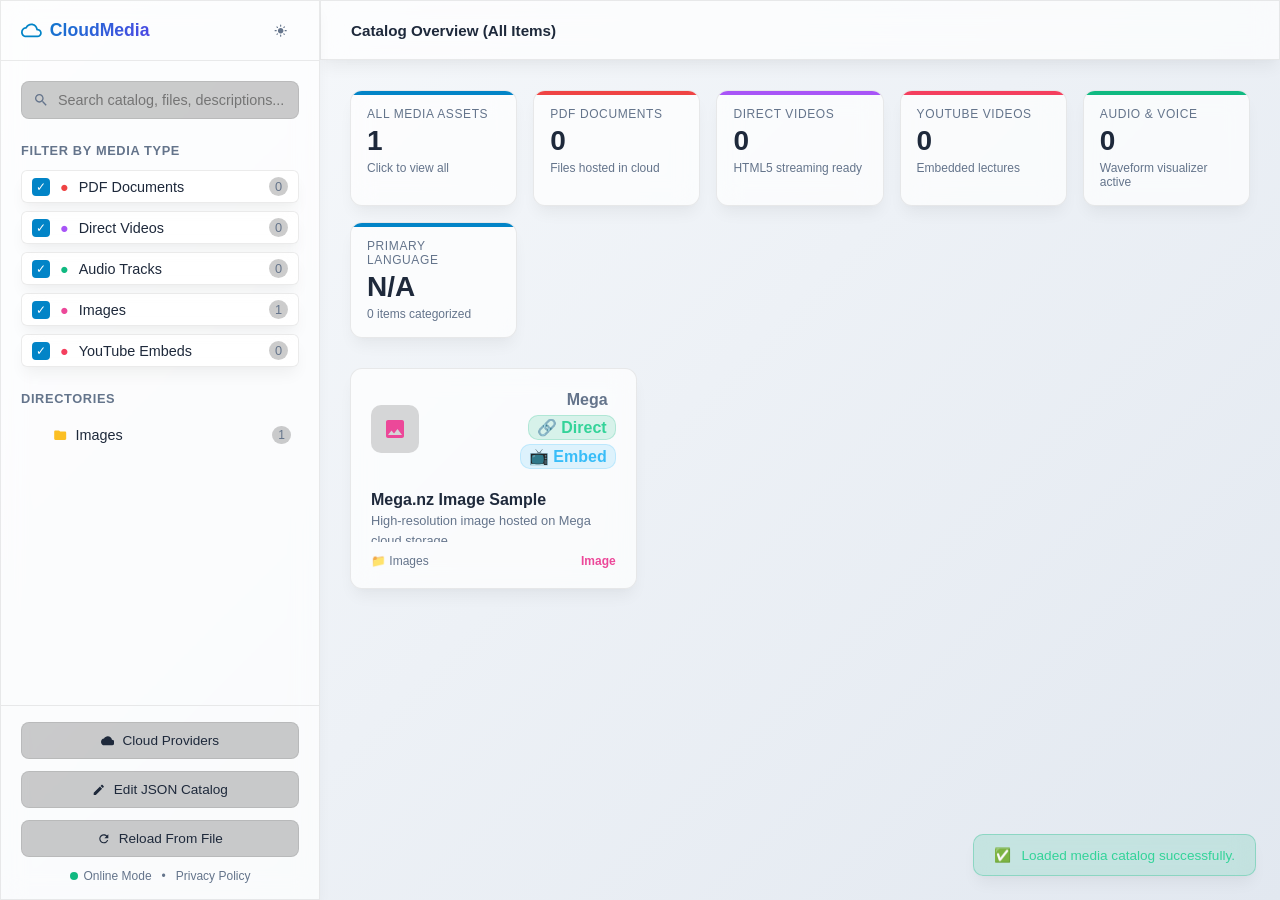
<file: index.html>
<!DOCTYPE html>
<html lang="en">
<head>
  <meta charset="UTF-8">
  <meta name="viewport" content="width=device-width, initial-scale=1.0, maximum-scale=1.0, user-scalable=no">
  <title>Cloud Media Manager & Viewer</title>
  <meta name="description" content="Offline-first glassmorphic cloud media catalog, viewer, and player. Direct streams from 30+ cloud providers.">
  
  <!-- PWA & Theme Color -->
  <link rel="manifest" href="manifest.json">
  <meta name="theme-color" content="#1e293b">
  <meta name="apple-mobile-web-app-capable" content="yes">
  <meta name="apple-mobile-web-app-status-bar-style" content="black-translucent">
  <meta name="apple-mobile-web-app-title" content="CloudMedia">
  
  <!-- CSS Stylesheet -->
  <link rel="stylesheet" href="styles.css">
</head>
<body>

  <!-- Mobile Sidebar Backdrop Overlay -->
  <div class="sidebar-backdrop" id="sidebarBackdrop"></div>

  <!-- Main App Shell -->
  <div class="app-container">
    
    <!-- LEFT SIDEBAR: Navigation, Filters, Tree View -->
    <aside class="sidebar glass-panel" id="sidebar">
      
      <!-- Sidebar Header -->
      <div class="sidebar-header">
        <div class="app-title">
          <svg class="svg-icon" viewBox="0 0 24 24" style="color: var(--accent-color); font-size: 1.3rem;">
            <path d="M19.35 10.04C18.67 6.59 15.64 4 12 4 9.11 4 6.6 5.64 5.35 8.04 2.34 8.36 0 10.91 0 14c0 3.31 2.69 6 6 6h13c2.76 0 5-2.24 5-5 0-2.64-2.05-4.78-4.65-4.96zM19 18H6c-2.21 0-4-1.79-4-4 0-2.05 1.53-3.76 3.56-3.97l1.07-.11.5-.95C8.08 7.14 9.94 6 12 6c2.62 0 4.88 1.86 5.39 4.43l.3 1.5 1.53.11c1.56.1 2.78 1.41 2.78 2.96 0 1.65-1.35 3-3 3z"/>
          </svg>
          CloudMedia
        </div>
        <button class="theme-toggle" id="themeToggleBtn" aria-label="Toggle Theme">
          <!-- Light Mode Icon (Sun) -->
          <svg class="svg-icon" id="sunIcon" viewBox="0 0 24 24" style="display:none;">
            <path d="M12 7c-2.76 0-5 2.24-5 5s2.24 5 5 5 5-2.24 5-5-2.24-5-5-5zM2 13h2c.55 0 1-.45 1-1s-.45-1-1-1H2c-.55 0-1 .45-1 1s.45 1 1 1zm18 0h2c.55 0 1-.45 1-1s-.45-1-1-1h-2c-.55 0-1 .45-1 1s.45 1 1 1zM11 2v2c0 .55.45 1 1 1s1-.45 1-1V2c0-.55-.45-1-1-1s-1 .45-1 1zm0 18v2c0 .55.45 1 1 1s1-.45 1-1v-2c0-.55-.45-1-1-1s-1 .45-1 1zM5.99 4.58a.996.996 0 00-1.41 0 .996.996 0 000 1.41l1.06 1.06c.39.39 1.02.39 1.41 0s.39-1.02 0-1.41L5.99 4.58zm12.37 12.37a.996.996 0 00-1.41 0 .996.996 0 000 1.41l1.06 1.06c.39.39 1.02.39 1.41 0a.996.996 0 000-1.41l-1.06-1.06zm1.06-10.96a.996.996 0 000-1.41.996.996 0 00-1.41 0l-1.06 1.06c-.39.39-.39 1.02 0 1.41s1.02.39 1.41 0l1.06-1.06zM7.05 18.36a.996.996 0 000-1.41.996.996 0 00-1.41 0l-1.06 1.06c-.39.39-.39 1.02 0 1.41s1.02.39 1.41 0l1.06-1.06z"/>
          </svg>
          <!-- Dark Mode Icon (Moon) -->
          <svg class="svg-icon" id="moonIcon" viewBox="0 0 24 24">
            <path d="M12 3c-4.97 0-9 4.03-9 9 0 4.97 4.03 9 9 9 2.12 0 4.07-.74 5.61-1.97-.6.18-1.25.27-1.91.27-4.41 0-8-3.59-8-8 0-3.1 1.76-5.78 4.34-7.14C13.58 3.51 12.8 3 12 3z"/>
          </svg>
        </button>
      </div>
      
      <!-- Sidebar Content -->
      <div class="sidebar-scrollable">
        
        <!-- Search Widget -->
        <div class="search-container">
          <svg class="svg-icon search-icon" viewBox="0 0 24 24">
            <path d="M15.5 14h-.79l-.28-.27C15.41 12.59 16 11.11 16 9.5 16 5.91 13.09 3 9.5 3S3 5.91 3 9.5 5.91 16 9.5 16c1.61 0 3.09-.59 4.23-1.57l.27.28v.79l5 4.99L20.49 19l-4.99-5zm-6 0C7.01 14 5 11.99 5 9.5S7.01 5 9.5 5 14 7.01 14 9.5 11.99 14 9.5 14z"/>
          </svg>
          <input type="text" id="searchInput" class="search-input" placeholder="Search catalog, files, descriptions...">
        </div>
        
        <!-- Type Filters Widget -->
        <div>
          <h4 class="sidebar-widget-title">Filter by Media Type</h4>
          <div class="filter-group" id="typeFilters">
            <!-- Populated via JS -->
          </div>
        </div>
        
        <!-- Tree View Widget -->
        <div>
          <h4 class="sidebar-widget-title">Directories</h4>
          <div class="tree-container" id="treeContainer">
            <!-- Populated via JS -->
          </div>
        </div>
        
      </div>
      
      <!-- Sidebar Footer -->
      <div class="sidebar-footer">
        <button class="footer-btn clickable" id="openProvidersBtn">
          <svg class="svg-icon" viewBox="0 0 24 24">
            <path d="M19.35 10.04C18.67 6.59 15.64 4 12 4 9.11 4 6.6 5.64 5.35 8.04 2.34 8.36 0 10.91 0 14c0 3.31 2.69 6 6 6h13c2.76 0 5-2.24 5-5 0-2.64-2.05-4.78-4.65-4.96z"/>
          </svg>
          Cloud Providers
        </button>
        <button class="footer-btn clickable" id="openEditorBtn">
          <svg class="svg-icon" viewBox="0 0 24 24">
            <path d="M3 17.25V21h3.75L17.81 9.94l-3.75-3.75L3 17.25zM20.71 7.04c.39-.39.39-1.02 0-1.41l-2.34-2.34c-.39-.39-1.02-.39-1.41 0l-1.83 1.83 3.75 3.75 1.83-1.83z"/>
          </svg>
          Edit JSON Catalog
        </button>
        <button class="footer-btn clickable" id="reloadJsonBtn">
          <svg class="svg-icon" viewBox="0 0 24 24">
            <path d="M17.65 6.35C16.2 4.9 14.21 4 12 4c-4.42 0-7.99 3.58-7.99 8s3.57 8 7.99 8c3.73 0 6.84-2.55 7.73-6h-2.08c-.82 2.33-3.04 4-5.65 4-3.31 0-6-2.69-6-6s2.69-6 6-6c1.66 0 3.14.69 4.22 1.78L13 11h7V4l-2.35 2.35z"/>
          </svg>
          Reload From File
        </button>
        <div class="pwa-status">
          <span class="pwa-indicator" id="networkIndicator"></span>
          <span id="networkText">Online Mode</span>
          <span style="margin: 0 4px;">•</span>
          <a href="privacy.html" style="color: var(--text-muted); text-decoration: none;" id="privacyLink">Privacy Policy</a>
        </div>
      </div>
    </aside>

    <!-- RIGHT MAIN CONTENT: Navigation, Breadcrumbs, Grid View -->
    <main class="main-content">
      
      <!-- Main Header -->
      <header class="main-header glass-panel">
        <button class="menu-trigger" id="menuTrigger" aria-label="Toggle Navigation Sidebar">
          <svg class="svg-icon" viewBox="0 0 24 24">
            <path d="M3 18h18v-2H3v2zm0-5h18v-2H3v2zm0-7v2h18V6H3z"/>
          </svg>
        </button>
        
        <!-- Breadcrumbs -->
        <nav class="breadcrumbs" id="breadcrumbs">
          <span class="breadcrumb-item active">Catalog Overview</span>
        </nav>
      </header>

      <!-- Main Scrollable Area -->
      <div class="main-scrollable" id="mainScrollable">
        
        <!-- Statistics Dashboard -->
        <section class="stats-container" id="statsDashboard">
          <!-- Populated via JS -->
        </section>

        <!-- Media Catalog Grid -->
        <section class="media-grid" id="mediaGrid">
          <!-- Populated via JS -->
        </section>
        
        <!-- Empty/No-results State -->
        <div class="empty-state" id="emptyState" style="display: none;">
          <div class="empty-icon">📁</div>
          <h3 style="margin-bottom: 8px;">No Media Items Found</h3>
          <p id="emptyStateMessage">Select a directory or adjust your search and filters.</p>
        </div>
        
      </div>
    </main>
  </div>

  <!-- MEDIA PLAYER MODAL OVERLAY -->
  <div class="player-modal" id="playerModal">
    <button class="modal-close" id="closePlayerBtn" aria-label="Close Media Preview">
      <svg class="svg-icon" viewBox="0 0 24 24">
        <path d="M19 6.41L17.59 5 12 10.59 6.41 5 5 6.41 10.59 12 5 17.59 6.41 19 12 13.41 17.59 19 19 17.59 13.41 12z"/>
      </svg>
    </button>
    
    <!-- Player Container -->
    <div class="player-container" id="playerContainer">
      <!-- Media content injected dynamically by JS (video, audio player, iframe, img) -->
    </div>
    
    <!-- Video Controls Overlay (HTML5 Video) -->
    <div class="video-controls" id="customVideoControls" style="display: none;">
      <!-- Progress Bar -->
      <div class="progress-bar-container" id="videoProgressContainer">
        <div class="progress-bar-fill" id="videoProgressBar"></div>
      </div>
      <div class="controls-row">
        <div class="controls-left">
          <button class="control-btn" id="videoPlayPauseBtn" aria-label="Play">
            <svg class="svg-icon" id="videoPlayIcon" viewBox="0 0 24 24"><path d="M8 5v14l11-7z"/></svg>
            <svg class="svg-icon" id="videoPauseIcon" viewBox="0 0 24 24" style="display:none;"><path d="M6 19h4V5H6v14zm8-14v14h4V5h-4z"/></svg>
          </button>
          <button class="control-btn" id="videoRewindBtn" aria-label="Rewind 5 Seconds">
            <svg class="svg-icon" viewBox="0 0 24 24"><path d="M11 18V6l-8.5 6 8.5 6zm.5-6l8.5 6V6l-8.5 6z"/></svg>
          </button>
          <button class="control-btn" id="videoForwardBtn" aria-label="Forward 5 Seconds">
            <svg class="svg-icon" viewBox="0 0 24 24"><path d="M4 18l8.5-6L4 6v12zm9-12v12l8.5-6L13 6z"/></svg>
          </button>
          <span class="time-display" id="videoTimeDisplay">0:00 / 0:00</span>
        </div>
        <div class="controls-right">
          <!-- Volume -->
          <div class="volume-container">
            <button class="control-btn" id="videoMuteBtn" aria-label="Mute">
              <svg class="svg-icon" id="videoVolumeIcon" viewBox="0 0 24 24"><path d="M3 9v6h4l5 5V4L7 9H3zm13.5 3c0-1.77-1.02-3.29-2.5-4.03v8.05c1.48-.73 2.5-2.25 2.5-4.03z"/></svg>
              <svg class="svg-icon" id="videoMuteIcon" viewBox="0 0 24 24" style="display:none;"><path d="M16.5 12c0-1.77-1.02-3.29-2.5-4.03v2.21l2.45 2.45c.03-.2.05-.41.05-.63zm2.5 0c0 .94-.2 1.82-.54 2.64l1.51 1.51C20.63 14.84 21 13.46 21 12c0-4.55-3.2-8.36-7.5-9.28v2.04c3.2.85 5.5 3.73 5.5 7.24zM4.27 3L3 4.27 7.73 9H3v6h4l5 5v-6.73l4.25 4.25c-.67.52-1.42.93-2.25 1.18v2.03a8.99 8.99 0 003.44-1.79l2.29 2.29L21 21.73 4.27 3zM12 4L9.91 6.09 12 8.18V4z"/></svg>
            </button>
            <input type="range" class="volume-slider" id="videoVolumeSlider" min="0" max="1" step="0.05" value="1">
          </div>
          <!-- Playback Speed -->
          <select class="speed-select" id="videoSpeedSelect" aria-label="Playback Speed">
            <option value="0.5">0.5x</option>
            <option value="0.75">0.75x</option>
            <option value="1" selected>1.0x</option>
            <option value="1.25">1.25x</option>
            <option value="1.5">1.5x</option>
            <option value="2">2.0x</option>
          </select>
          <!-- Fullscreen -->
          <button class="control-btn" id="videoFullscreenBtn" aria-label="Toggle Fullscreen">
            <svg class="svg-icon" viewBox="0 0 24 24"><path d="M7 14H5v5h5v-2H7v-3zm-2-4h2V7h3V5H5v5zm12 7h-3v2h5v-5h-2v3zM14 5v2h3v3h2V5h-5z"/></svg>
          </button>
        </div>
      </div>
    </div>
    
    <!-- Meta Data Footer -->
    <div class="player-info-footer" id="playerInfoFooter">
      <div style="display: flex; align-items: center; justify-content: space-between; flex-wrap: wrap; gap: 12px;">
        <div>
          <h2 class="player-info-title" id="playerMetaTitle">Item Title</h2>
          <p class="player-info-desc" id="playerMetaDesc">Item Description goes here...</p>
        </div>
        <div class="player-mode-toggle" id="playerModeToggle" style="display: none;">
          <button class="mode-btn active" data-mode="embed" onclick="switchPlayerMode('embed')">📺 Embed</button>
          <button class="mode-btn" data-mode="direct" onclick="switchPlayerMode('direct')">🔗 Direct</button>
        </div>
      </div>
    </div>
  </div>

  <!-- JSON EDITOR MODAL -->
  <div class="editor-modal" id="editorModal">
    <div class="editor-panel glass-panel">
      <div class="editor-header">
        <h3 class="editor-title">JSON Media Catalog Editor</h3>
        <button class="modal-close" id="closeEditorBtn" style="position: static; margin: 0; width: 32px; height: 32px;" aria-label="Close Editor">
          <svg class="svg-icon" viewBox="0 0 24 24">
            <path d="M19 6.41L17.59 5 12 10.59 6.41 5 5 6.41 10.59 12 5 17.59 6.41 19 12 13.41 17.59 19 19 17.59 13.41 12z"/>
          </svg>
        </button>
      </div>
      <div class="editor-body">
        <p style="font-size: 0.85rem; color: var(--text-muted);">Modify the structured media catalog below. Click "Apply Changes" to test locally. Note: These changes are saved in your browser's <code>localStorage</code> temporarily. To make them permanent on GitHub Pages, copy this text and commit it directly into your <code>data.json</code> file.</p>
        <textarea id="jsonTextarea" class="editor-textarea" spellcheck="false"></textarea>
        <div class="editor-actions">
          <button class="btn btn-secondary" id="editorFormatBtn">
            <svg class="svg-icon" viewBox="0 0 24 24"><path d="M14 17h6v2h-6zm-8 2h6v-2H6zm14-6h-6v2h6zm-14 2h6v-2H6zm14-6h-6v2h6zm-14 2h6V7H6z"/></svg>
            Format JSON
          </button>
          <button class="btn btn-secondary" id="editorCopyBtn">
            <svg class="svg-icon" viewBox="0 0 24 24"><path d="M16 1H4c-1.1 0-2 .9-2 2v14h2V3h12V1zm3 4H8c-1.1 0-2 .9-2 2v14c0 1.1.9 2 2 2h11c1.1 0 2-.9 2-2V7c0-1.1-.9-2-2-2zm0 16H8V7h11v14z"/></svg>
            Copy JSON
          </button>
          <button class="btn btn-primary" id="editorApplyBtn">
            <svg class="svg-icon" viewBox="0 0 24 24"><path d="M9 16.2L4.8 12l-1.4 1.4L9 19 21 7l-1.4-1.4L9 16.2z"/></svg>
            Apply Changes
          </button>
        </div>
      </div>
    </div>
  </div>

  <!-- CLOUD PROVIDERS REFERENCE MODAL -->
  <div class="editor-modal" id="providersModal">
    <div class="editor-panel glass-panel" style="max-width: 1000px;">
      <div class="editor-header">
        <h3 class="editor-title">☁️ Cloud Providers Reference</h3>
        <button class="modal-close" id="closeProvidersBtn" style="position: static; margin: 0; width: 32px; height: 32px;" aria-label="Close Providers">
          <svg class="svg-icon" viewBox="0 0 24 24">
            <path d="M19 6.41L17.59 5 12 10.59 6.41 5 5 6.41 10.59 12 5 17.59 6.41 19 12 13.41 17.59 19 19 17.59 13.41 12z"/>
          </svg>
        </button>
      </div>
      <div class="editor-body" style="overflow-y: auto;">
        <p style="font-size: 0.85rem; color: var(--text-muted); margin-bottom: 16px;">
          Reference guide for supported cloud storage providers. Shows Direct Link and Embed/Stream capabilities.
        </p>
        <div class="providers-table-container" id="providersTableContainer">
          <!-- Populated via JS -->
        </div>
      </div>
    </div>
  </div>

  <!-- TOAST CONTAINER -->
  <div class="toast-container" id="toastContainer"></div>

  <!-- YouTube IFrame API -->
  <script src="https://www.youtube.com/iframe_api"></script>
  
  <!-- Main Application Logic -->
  <script src="script.js"></script>
</body>
</html>
</file>
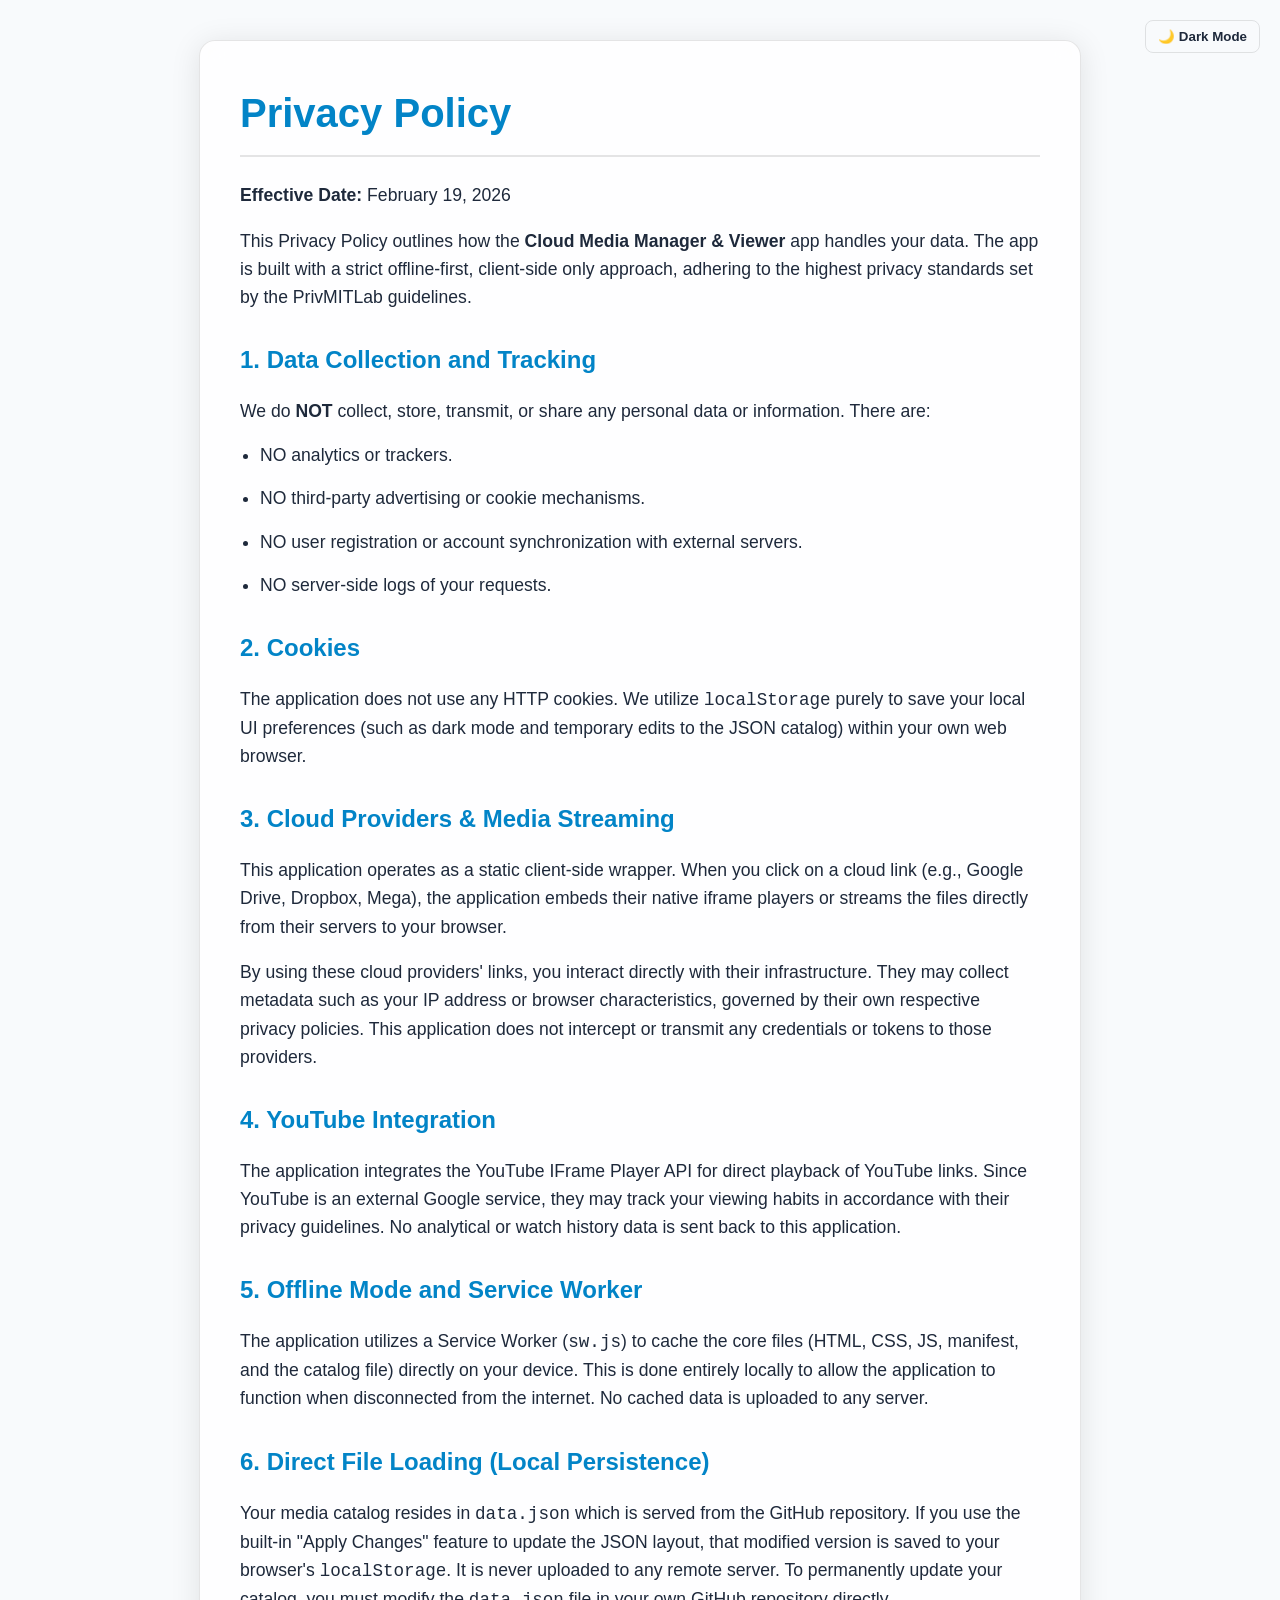
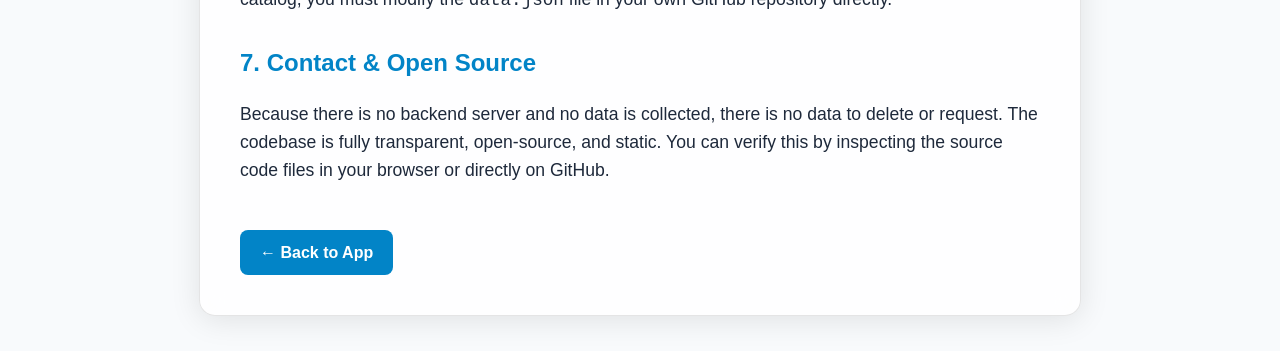
<file: privacy.html>
<!DOCTYPE html>
<html lang="en">
<head>
  <meta charset="UTF-8">
  <meta name="viewport" content="width=device-width, initial-scale=1.0">
  <title>Privacy Policy - Cloud Media Manager</title>
  <style>
    :root {
      --bg: #0f172a;
      --text: #e2e8f0;
      --accent: #38bdf8;
      --card-bg: rgba(30, 41, 59, 0.7);
      --border: rgba(255, 255, 255, 0.1);
    }
    body.light {
      --bg: #f8fafc;
      --text: #1e293b;
      --accent: #0284c7;
      --card-bg: rgba(255, 255, 255, 0.8);
      --border: rgba(0, 0, 0, 0.1);
    }
    body {
      margin: 0;
      font-family: -apple-system, BlinkMacSystemFont, 'Segoe UI', Roboto, Helvetica, Arial, sans-serif;
      background-color: var(--bg);
      color: var(--text);
      display: flex;
      justify-content: center;
      padding: 40px 20px;
      line-height: 1.6;
      transition: background-color 0.3s, color 0.3s;
    }
    .container {
      max-width: 800px;
      width: 100%;
      background: var(--card-bg);
      backdrop-filter: blur(12px);
      -webkit-backdrop-filter: blur(12px);
      border: 1px solid var(--border);
      border-radius: 16px;
      padding: 40px;
      box-shadow: 0 4px 30px rgba(0, 0, 0, 0.1);
    }
    h1 {
      color: var(--accent);
      font-size: 2.5rem;
      margin-top: 0;
      margin-bottom: 24px;
      border-bottom: 2px solid var(--border);
      padding-bottom: 10px;
    }
    h2 {
      color: var(--accent);
      font-size: 1.5rem;
      margin-top: 30px;
      margin-bottom: 15px;
    }
    p, li {
      font-size: 1.1rem;
      margin-bottom: 15px;
    }
    ul {
      padding-left: 20px;
    }
    .back-btn {
      display: inline-block;
      margin-top: 30px;
      padding: 10px 20px;
      background: var(--accent);
      color: #fff;
      text-decoration: none;
      border-radius: 8px;
      font-weight: bold;
      transition: opacity 0.2s;
    }
    .back-btn:hover {
      opacity: 0.9;
    }
    .theme-toggle {
      position: absolute;
      top: 20px;
      right: 20px;
      background: none;
      border: 1px solid var(--border);
      color: var(--text);
      padding: 8px 12px;
      border-radius: 8px;
      cursor: pointer;
      font-weight: bold;
    }
  </style>
</head>
<body>
  <button class="theme-toggle" id="themeToggle" onclick="toggleTheme()">Toggle Theme</button>
  
  <div class="container">
    <h1>Privacy Policy</h1>
    <p><strong>Effective Date:</strong> February 19, 2026</p>
    <p>This Privacy Policy outlines how the <strong>Cloud Media Manager & Viewer</strong> app handles your data. The app is built with a strict offline-first, client-side only approach, adhering to the highest privacy standards set by the PrivMITLab guidelines.</p>

    <h2>1. Data Collection and Tracking</h2>
    <p>We do <strong>NOT</strong> collect, store, transmit, or share any personal data or information. There are:
      <ul>
        <li>NO analytics or trackers.</li>
        <li>NO third-party advertising or cookie mechanisms.</li>
        <li>NO user registration or account synchronization with external servers.</li>
        <li>NO server-side logs of your requests.</li>
      </ul>
    </p>

    <h2>2. Cookies</h2>
    <p>The application does not use any HTTP cookies. We utilize <code>localStorage</code> purely to save your local UI preferences (such as dark mode and temporary edits to the JSON catalog) within your own web browser.</p>

    <h2>3. Cloud Providers & Media Streaming</h2>
    <p>This application operates as a static client-side wrapper. When you click on a cloud link (e.g., Google Drive, Dropbox, Mega), the application embeds their native iframe players or streams the files directly from their servers to your browser.</p>
    <p>By using these cloud providers' links, you interact directly with their infrastructure. They may collect metadata such as your IP address or browser characteristics, governed by their own respective privacy policies. This application does not intercept or transmit any credentials or tokens to those providers.</p>

    <h2>4. YouTube Integration</h2>
    <p>The application integrates the YouTube IFrame Player API for direct playback of YouTube links. Since YouTube is an external Google service, they may track your viewing habits in accordance with their privacy guidelines. No analytical or watch history data is sent back to this application.</p>

    <h2>5. Offline Mode and Service Worker</h2>
    <p>The application utilizes a Service Worker (<code>sw.js</code>) to cache the core files (HTML, CSS, JS, manifest, and the catalog file) directly on your device. This is done entirely locally to allow the application to function when disconnected from the internet. No cached data is uploaded to any server.</p>

    <h2>6. Direct File Loading (Local Persistence)</h2>
    <p>Your media catalog resides in <code>data.json</code> which is served from the GitHub repository. If you use the built-in "Apply Changes" feature to update the JSON layout, that modified version is saved to your browser's <code>localStorage</code>. It is never uploaded to any remote server. To permanently update your catalog, you must modify the <code>data.json</code> file in your own GitHub repository directly.</p>

    <h2>7. Contact & Open Source</h2>
    <p>Because there is no backend server and no data is collected, there is no data to delete or request. The codebase is fully transparent, open-source, and static. You can verify this by inspecting the source code files in your browser or directly on GitHub.</p>

    <a href="index.html" class="back-btn">← Back to App</a>
  </div>

  <script>
    // Simple theme management matching the main app
    function toggleTheme() {
      const isLight = document.body.classList.toggle('light');
      localStorage.setItem('cmm-theme', isLight ? 'light' : 'dark');
      document.getElementById('themeToggle').innerText = isLight ? '🌙 Dark Mode' : '☀️ Light Mode';
    }

    // Initialize theme on load
    window.addEventListener('DOMContentLoaded', () => {
      const savedTheme = localStorage.getItem('cmm-theme');
      const prefersLight = window.matchMedia && window.matchMedia('(prefers-color-scheme: light)').matches;
      const isLight = savedTheme === 'light' || (savedTheme === null && prefersLight);
      
      if (isLight) {
        document.body.classList.add('light');
      }
      document.getElementById('themeToggle').innerText = isLight ? '🌙 Dark Mode' : '☀️ Light Mode';
    });
  </script>
</body>
</html>
</file>
<file: styles.css>
/* ==========================================================================
   CLOUD MEDIA MANAGER - CORE STYLES (PrivMITLab Expert Edition)
   ========================================================================== */

/* --- Theme Variables --- */
:root {
  --bg-color: #0b0f19;
  --bg-gradient: linear-gradient(135deg, #0b0f19 0%, #1e1b4b 100%);
  --text-color: #f1f5f9;
  --text-muted: #94a3b8;
  
  --glass-bg: rgba(15, 23, 42, 0.6);
  --glass-border: rgba(255, 255, 255, 0.08);
  --glass-highlight: rgba(255, 255, 255, 0.04);
  
  --accent-color: #38bdf8;
  --accent-gradient: linear-gradient(135deg, #38bdf8 0%, #818cf8 100%);
  --accent-hover: #0ea5e9;
  
  --folder-color: #fbbf24;
  --pdf-color: #ef4444;
  --audio-color: #10b981;
  --video-color: #a855f7;
  --image-color: #ec4899;
  --youtube-color: #f43f5e;
  
  --danger-bg: rgba(239, 68, 68, 0.2);
  --danger-text: #f87171;
  
  --shadow-sm: 0 1px 2px 0 rgba(0, 0, 0, 0.05);
  --shadow-md: 0 4px 6px -1px rgba(0, 0, 0, 0.1), 0 2px 4px -1px rgba(0, 0, 0, 0.06);
  --shadow-lg: 0 10px 15px -3px rgba(0, 0, 0, 0.3), 0 4px 6px -2px rgba(0, 0, 0, 0.05);
  
  --sidebar-width: 320px;
  --header-height: 60px;
  --font-family: -apple-system, BlinkMacSystemFont, 'Segoe UI', Roboto, Oxygen, Ubuntu, Cantarell, 'Open Sans', 'Helvetica Neue', sans-serif;
}

body.light-theme {
  --bg-color: #f8fafc;
  --bg-gradient: linear-gradient(135deg, #f8fafc 0%, #e2e8f0 100%);
  --text-color: #1e293b;
  --text-muted: #64748b;
  
  --glass-bg: rgba(255, 255, 255, 0.7);
  --glass-border: rgba(0, 0, 0, 0.08);
  --glass-highlight: rgba(255, 255, 255, 0.8);
  
  --accent-color: #0284c7;
  --accent-gradient: linear-gradient(135deg, #0284c7 0%, #4f46e5 100%);
  --accent-hover: #0369a1;
  
  --shadow-lg: 0 10px 15px -3px rgba(0, 0, 0, 0.05), 0 4px 6px -2px rgba(0, 0, 0, 0.02);
}

/* --- Base & Reset --- */
* {
  margin: 0;
  padding: 0;
  box-sizing: border-box;
  -webkit-font-smoothing: antialiased;
  -moz-osx-font-smoothing: grayscale;
}

html, body {
  width: 100%;
  height: 100%;
  overflow: hidden;
  font-family: var(--font-family);
  background: var(--bg-color);
  background-image: var(--bg-gradient);
  color: var(--text-color);
  transition: background 0.3s ease, color 0.3s ease;
}

/* --- Custom Scrollbars --- */
::-webkit-scrollbar {
  width: 6px;
  height: 6px;
}
::-webkit-scrollbar-track {
  background: transparent;
}
::-webkit-scrollbar-thumb {
  background: rgba(156, 163, 175, 0.3);
  border-radius: 10px;
}
::-webkit-scrollbar-thumb:hover {
  background: rgba(156, 163, 175, 0.5);
}

/* --- Reusable Glass Components --- */
.glass-panel {
  background: var(--glass-bg);
  backdrop-filter: blur(12px);
  -webkit-backdrop-filter: blur(12px);
  border: 1px solid var(--glass-border);
  box-shadow: var(--shadow-lg);
}

.clickable {
  cursor: pointer;
  transition: all 0.2s cubic-bezier(0.4, 0, 0.2, 1);
}
.clickable:hover {
  background: var(--glass-highlight);
  transform: translateY(-1px);
}
.clickable:active {
  transform: translateY(0);
}

/* --- App Layout Structure --- */
.app-container {
  display: flex;
  width: 100vw;
  height: 100vh;
  position: relative;
}

/* --- Sidebar (Navigation & Filters) --- */
.sidebar {
  width: var(--sidebar-width);
  height: 100%;
  display: flex;
  flex-direction: column;
  z-index: 10;
  border-right: 1px solid var(--glass-border);
  flex-shrink: 0;
  transition: transform 0.3s ease;
}

.sidebar-header {
  height: var(--header-height);
  padding: 0 20px;
  display: flex;
  align-items: center;
  justify-content: space-between;
  border-bottom: 1px solid var(--glass-border);
}

.app-title {
  font-size: 1.1rem;
  font-weight: 700;
  background: var(--accent-gradient);
  -webkit-background-clip: text;
  -webkit-text-fill-color: transparent;
  display: flex;
  align-items: center;
  gap: 8px;
}

.theme-toggle {
  background: none;
  border: none;
  color: var(--text-muted);
  width: 36px;
  height: 36px;
  border-radius: 50%;
  display: flex;
  align-items: center;
  justify-content: center;
  cursor: pointer;
  transition: all 0.2s;
}
.theme-toggle:hover {
  color: var(--text-color);
  background: var(--glass-highlight);
}

.sidebar-scrollable {
  flex: 1;
  overflow-y: auto;
  padding: 20px;
  display: flex;
  flex-direction: column;
  gap: 24px;
}

/* Widgets */
.sidebar-widget-title {
  font-size: 0.8rem;
  text-transform: uppercase;
  letter-spacing: 0.05em;
  color: var(--text-muted);
  margin-bottom: 12px;
  font-weight: 600;
}

.search-container {
  position: relative;
}
.search-input {
  width: 100%;
  padding: 10px 14px 10px 36px;
  background: rgba(0, 0, 0, 0.2);
  border: 1px solid var(--glass-border);
  border-radius: 8px;
  color: var(--text-color);
  font-family: inherit;
  font-size: 0.9rem;
  transition: all 0.2s;
}
.search-input:focus {
  outline: none;
  border-color: var(--accent-color);
  box-shadow: 0 0 0 2px rgba(56, 189, 248, 0.2);
}
.search-icon {
  position: absolute;
  left: 12px;
  top: 50%;
  transform: translateY(-50%);
  color: var(--text-muted);
  pointer-events: none;
}

.filter-group {
  display: flex;
  flex-direction: column;
  gap: 8px;
}
.filter-item {
  display: flex;
  align-items: center;
  justify-content: space-between;
  padding: 6px 10px;
  border-radius: 6px;
}
.filter-label {
  display: flex;
  align-items: center;
  gap: 10px;
  font-size: 0.9rem;
  cursor: pointer;
}
.filter-checkbox {
  appearance: none;
  width: 18px;
  height: 18px;
  border: 2px solid var(--text-muted);
  border-radius: 4px;
  cursor: pointer;
  position: relative;
  transition: all 0.2s;
}
.filter-checkbox:checked {
  background: var(--accent-color);
  border-color: var(--accent-color);
}
.filter-checkbox:checked::after {
  content: "✓";
  position: absolute;
  color: white;
  font-size: 12px;
  top: 50%;
  left: 50%;
  transform: translate(-50%, -50%);
}
.type-count {
  font-size: 0.8rem;
  color: var(--text-muted);
  background: rgba(0,0,0,0.2);
  padding: 2px 6px;
  border-radius: 10px;
}

/* Tree Navigation */
.tree-container {
  display: flex;
  flex-direction: column;
  gap: 4px;
}
.tree-node {
  display: flex;
  flex-direction: column;
}
.tree-row {
  display: flex;
  align-items: center;
  padding: 8px;
  border-radius: 6px;
  gap: 8px;
  font-size: 0.9rem;
}
.tree-row.active {
  background: rgba(56, 189, 248, 0.1);
  color: var(--accent-color);
  font-weight: 500;
}
.tree-children {
  padding-left: 16px;
  display: flex;
  flex-direction: column;
  gap: 2px;
}
.tree-children.collapsed {
  display: none;
}
.folder-toggle {
  width: 16px;
  height: 16px;
  display: flex;
  align-items: center;
  justify-content: center;
  transition: transform 0.2s;
}
.folder-toggle.expanded {
  transform: rotate(90deg);
}

.sidebar-footer {
  padding: 16px 20px;
  border-top: 1px solid var(--glass-border);
  display: flex;
  flex-direction: column;
  gap: 12px;
}
.footer-btn {
  width: 100%;
  padding: 10px;
  background: rgba(0, 0, 0, 0.2);
  border: 1px solid var(--glass-border);
  border-radius: 8px;
  color: var(--text-color);
  font-size: 0.85rem;
  font-weight: 500;
  cursor: pointer;
  display: flex;
  align-items: center;
  justify-content: center;
  gap: 8px;
  transition: all 0.2s;
}
.footer-btn:hover {
  background: var(--glass-highlight);
  border-color: var(--text-muted);
}
.pwa-status {
  font-size: 0.75rem;
  color: var(--text-muted);
  text-align: center;
  display: flex;
  align-items: center;
  justify-content: center;
  gap: 6px;
}
.pwa-indicator {
  width: 8px;
  height: 8px;
  border-radius: 50%;
  background: #10b981;
}
.pwa-indicator.offline {
  background: #f59e0b;
}

/* --- Main View Area --- */
.main-content {
  flex: 1;
  height: 100%;
  display: flex;
  flex-direction: column;
  overflow: hidden;
  position: relative;
}

.main-header {
  height: var(--header-height);
  padding: 0 30px;
  display: flex;
  align-items: center;
  justify-content: space-between;
  border-bottom: 1px solid var(--glass-border);
  z-index: 5;
}

.menu-trigger {
  display: none;
  background: none;
  border: none;
  color: var(--text-color);
  font-size: 1.5rem;
  cursor: pointer;
}

.breadcrumbs {
  display: flex;
  align-items: center;
  gap: 8px;
  font-size: 0.95rem;
}
.breadcrumb-item {
  color: var(--text-muted);
}
.breadcrumb-item.active {
  color: var(--text-color);
  font-weight: 600;
}
.breadcrumb-separator {
  color: var(--text-muted);
  opacity: 0.5;
}

.main-scrollable {
  flex: 1;
  overflow-y: auto;
  padding: 30px;
  position: relative;
}

/* Stats Dashboard */
.stats-container {
  display: grid;
  grid-template-columns: repeat(auto-fit, minmax(140px, 1fr));
  gap: 16px;
  margin-bottom: 30px;
}
.stat-card {
  padding: 16px;
  border-radius: 12px;
  display: flex;
  flex-direction: column;
  gap: 4px;
  position: relative;
  overflow: hidden;
}
.stat-card::before {
  content: "";
  position: absolute;
  top: 0; left: 0; width: 100%; height: 4px;
  background: var(--card-accent, var(--accent-color));
}
.stat-label {
  font-size: 0.75rem;
  text-transform: uppercase;
  color: var(--text-muted);
  letter-spacing: 0.05em;
}
.stat-value {
  font-size: 1.75rem;
  font-weight: 700;
}
.stat-subtext {
  font-size: 0.75rem;
  color: var(--text-muted);
}

/* Grid View Items */
.media-grid {
  display: grid;
  grid-template-columns: repeat(auto-fill, minmax(240px, 1fr));
  gap: 20px;
}
.media-card {
  border-radius: 12px;
  padding: 20px;
  display: flex;
  flex-direction: column;
  gap: 12px;
  position: relative;
}
.media-card-icon {
  width: 48px;
  height: 48px;
  border-radius: 10px;
  display: flex;
  align-items: center;
  justify-content: center;
  background: rgba(0, 0, 0, 0.15);
  color: var(--icon-color, var(--accent-color));
}
.media-card-title {
  font-size: 1rem;
  font-weight: 600;
  line-height: 1.4;
  word-break: break-all;
  white-space: nowrap;
  overflow: hidden;
  text-overflow: ellipsis;
}
.media-card-desc {
  font-size: 0.8rem;
  color: var(--text-muted);
  display: -webkit-box;
  -webkit-line-clamp: 2;
  -webkit-box-orient: vertical;
  overflow: hidden;
  line-height: 1.5;
  height: 2.4em;
}
.media-card-meta {
  display: flex;
  align-items: center;
  justify-content: space-between;
  margin-top: auto;
  font-size: 0.75rem;
  color: var(--text-muted);
}
.media-badge {
  padding: 2px 8px;
  border-radius: 10px;
  background: rgba(0,0,0,0.2);
  font-weight: 600;
}
.lang-badge {
  background: rgba(56, 189, 248, 0.15);
  color: var(--accent-color);
  text-transform: uppercase;
}

/* Empty State */
.empty-state {
  display: flex;
  flex-direction: column;
  align-items: center;
  justify-content: center;
  padding: 60px 20px;
  color: var(--text-muted);
  text-align: center;
}
.empty-icon {
  font-size: 4rem;
  margin-bottom: 20px;
  opacity: 0.3;
}

/* --- Media Player Modal --- */
.player-modal {
  position: fixed;
  top: 0; left: 0; width: 100vw; height: 100vh;
  z-index: 100;
  background: rgba(3, 7, 18, 0.9);
  backdrop-filter: blur(16px);
  -webkit-backdrop-filter: blur(16px);
  display: flex;
  flex-direction: column;
  align-items: center;
  justify-content: center;
  opacity: 0;
  pointer-events: none;
  transition: opacity 0.3s ease;
}
.player-modal.active {
  opacity: 1;
  pointer-events: auto;
}

.modal-close {
  position: absolute;
  top: 20px; right: 20px;
  width: 40px; height: 40px;
  border-radius: 50%;
  background: rgba(255, 255, 255, 0.1);
  border: 1px solid rgba(255, 255, 255, 0.2);
  color: white;
  font-size: 1.2rem;
  display: flex;
  align-items: center;
  justify-content: center;
  cursor: pointer;
  z-index: 110;
  transition: all 0.2s;
}
.modal-close:hover {
  background: rgba(239, 68, 68, 0.8);
  border-color: transparent;
  transform: scale(1.05);
}

.player-container {
  width: 85%;
  max-width: 1000px;
  aspect-ratio: 16/9;
  background: #000;
  border-radius: 16px;
  overflow: hidden;
  box-shadow: 0 25px 50px -12px rgba(0, 0, 0, 0.5);
  display: flex;
  align-items: center;
  justify-content: center;
  position: relative;
  border: 1px solid rgba(255,255,255,0.1);
}

.player-container.audio-mode {
  aspect-ratio: auto;
  padding: 40px;
  background: var(--glass-bg);
  border: 1px solid var(--glass-border);
  backdrop-filter: blur(12px);
  flex-direction: column;
  gap: 20px;
}

.player-info-footer {
  width: 85%;
  max-width: 1000px;
  margin-top: 20px;
  color: white;
}
.player-info-title {
  font-size: 1.5rem;
  font-weight: 700;
  margin-bottom: 8px;
}
.player-info-desc {
  font-size: 0.95rem;
  color: rgba(255, 255, 255, 0.7);
  line-height: 1.5;
}

/* Player Views */
.media-embed, .video-element {
  width: 100%;
  height: 100%;
  border: none;
}

.image-preview {
  max-width: 100%;
  max-height: 100%;
  object-fit: contain;
}

/* Custom HTML5 Video Controls */
.video-controls {
  position: absolute;
  bottom: 0; left: 0; width: 100%;
  background: linear-gradient(to top, rgba(0,0,0,0.8) 0%, transparent 100%);
  padding: 20px;
  display: flex;
  flex-direction: column;
  gap: 10px;
  opacity: 0;
  transition: opacity 0.3s ease;
  z-index: 105;
}
.player-container:hover .video-controls {
  opacity: 1;
}
.progress-bar-container {
  width: 100%;
  height: 6px;
  background: rgba(255,255,255,0.2);
  border-radius: 3px;
  cursor: pointer;
  position: relative;
}
.progress-bar-fill {
  height: 100%;
  background: var(--accent-color);
  border-radius: 3px;
  width: 0%;
  position: relative;
}
.progress-bar-fill::after {
  content: "";
  position: absolute;
  right: -5px; top: -4px;
  width: 14px; height: 14px;
  border-radius: 50%;
  background: white;
  opacity: 0;
  transition: opacity 0.2s;
}
.progress-bar-container:hover .progress-bar-fill::after {
  opacity: 1;
}

.controls-row {
  display: flex;
  align-items: center;
  justify-content: space-between;
}
.controls-left, .controls-right {
  display: flex;
  align-items: center;
  gap: 16px;
}
.control-btn {
  background: none;
  border: none;
  color: white;
  font-size: 1.1rem;
  cursor: pointer;
  display: flex;
  align-items: center;
  justify-content: center;
  opacity: 0.8;
  transition: opacity 0.2s, transform 0.2s;
}
.control-btn:hover {
  opacity: 1;
  transform: scale(1.1);
}
.time-display {
  color: #e2e8f0;
  font-size: 0.85rem;
  font-family: monospace;
}
.volume-container {
  display: flex;
  align-items: center;
  gap: 8px;
}
.volume-slider {
  width: 70px;
  height: 4px;
  -webkit-appearance: none;
  appearance: none;
  background: rgba(255,255,255,0.3);
  border-radius: 2px;
  cursor: pointer;
}
.volume-slider::-webkit-slider-thumb {
  -webkit-appearance: none;
  width: 12px; height: 12px;
  border-radius: 50%;
  background: white;
}
.speed-select {
  background: rgba(255,255,255,0.1);
  border: 1px solid rgba(255,255,255,0.2);
  color: white;
  border-radius: 4px;
  padding: 2px 6px;
  font-size: 0.8rem;
  cursor: pointer;
}
.speed-select option {
  background: #1e1b4b;
}

/* Custom Audio Layout (Canvas Waveform) */
.audio-track-info {
  text-align: center;
  color: var(--text-color);
}
.audio-track-title {
  font-size: 1.25rem;
  font-weight: 600;
  margin-bottom: 6px;
}
.audio-track-desc {
  font-size: 0.85rem;
  color: var(--text-muted);
}
.audio-waveform {
  width: 100%;
  height: 120px;
  background: rgba(0,0,0,0.1);
  border-radius: 8px;
}
.audio-controls {
  width: 100%;
  display: flex;
  flex-direction: column;
  gap: 12px;
}
.audio-controls .progress-bar-container {
  background: var(--glass-border);
}
.audio-controls .control-btn {
  color: var(--text-color);
}
.audio-controls .time-display {
  color: var(--text-muted);
}
.audio-controls .volume-slider {
  background: var(--glass-border);
}
.audio-controls .volume-slider::-webkit-slider-thumb {
  background: var(--accent-color);
}
.audio-controls .speed-select {
  border-color: var(--glass-border);
  color: var(--text-color);
}

/* --- JSON Editor Modal --- */
.editor-modal {
  position: fixed;
  top: 0; left: 0; width: 100vw; height: 100vh;
  z-index: 100;
  background: rgba(0, 0, 0, 0.6);
  backdrop-filter: blur(8px);
  display: flex;
  align-items: center;
  justify-content: center;
  opacity: 0;
  pointer-events: none;
  transition: opacity 0.3s ease;
}
.editor-modal.active {
  opacity: 1;
  pointer-events: auto;
}

.editor-panel {
  width: 90%;
  max-width: 800px;
  height: 85vh;
  border-radius: 16px;
  display: flex;
  flex-direction: column;
  overflow: hidden;
}
.editor-header {
  padding: 20px;
  display: flex;
  align-items: center;
  justify-content: space-between;
  border-bottom: 1px solid var(--glass-border);
}
.editor-title {
  font-size: 1.2rem;
  font-weight: 600;
}
.editor-body {
  flex: 1;
  padding: 20px;
  display: flex;
  flex-direction: column;
  gap: 12px;
  overflow: hidden;
}
.editor-textarea {
  flex: 1;
  background: rgba(0,0,0,0.3);
  border: 1px solid var(--glass-border);
  border-radius: 8px;
  padding: 16px;
  color: #34d399; /* Terminal green */
  font-family: 'Courier New', Courier, monospace;
  font-size: 0.85rem;
  line-height: 1.5;
  resize: none;
  overflow-y: auto;
}
.editor-textarea:focus {
  outline: none;
  border-color: #10b981;
}
.editor-actions {
  display: flex;
  justify-content: flex-end;
  gap: 12px;
}
.btn {
  padding: 10px 20px;
  border-radius: 8px;
  border: none;
  font-size: 0.9rem;
  font-weight: 600;
  cursor: pointer;
  display: flex;
  align-items: center;
  gap: 8px;
  transition: all 0.2s;
}
.btn-secondary {
  background: rgba(255,255,255,0.1);
  border: 1px solid var(--glass-border);
  color: var(--text-color);
}
.btn-secondary:hover {
  background: var(--glass-highlight);
}
.btn-primary {
  background: var(--accent-color);
  color: white;
}
.btn-primary:hover {
  background: var(--accent-hover);
}

/* --- Toast Notifications --- */
.toast-container {
  position: fixed;
  bottom: 24px; right: 24px;
  display: flex;
  flex-direction: column;
  gap: 10px;
  z-index: 200;
  pointer-events: none;
}
.toast {
  padding: 12px 20px;
  border-radius: 10px;
  font-size: 0.85rem;
  font-weight: 500;
  display: flex;
  align-items: center;
  gap: 10px;
  opacity: 0;
  transform: translateY(20px);
  animation: toast-in 0.3s cubic-bezier(0.4, 0, 0.2, 1) forwards;
  pointer-events: auto;
  box-shadow: var(--shadow-lg);
}
.toast.success {
  background: rgba(16, 185, 129, 0.15);
  border: 1px solid rgba(16, 185, 129, 0.3);
  color: #34d399;
}
.toast.error {
  background: var(--danger-bg);
  border: 1px solid rgba(239, 68, 68, 0.3);
  color: var(--danger-text);
}
.toast.info {
  background: rgba(56, 189, 248, 0.15);
  border: 1px solid rgba(56, 189, 248, 0.3);
  color: var(--accent-color);
}
.toast.leaving {
  animation: toast-out 0.2s ease-in forwards;
}

@keyframes toast-in {
  to {
    opacity: 1;
    transform: translateY(0);
  }
}
@keyframes toast-out {
  to {
    opacity: 0;
    transform: translateX(100px);
  }
}

/* --- SVGs --- */
.svg-icon {
  width: 1em;
  height: 1em;
  fill: currentColor;
  display: inline-block;
  vertical-align: middle;
}

/* --- Link Badges on Media Cards --- */
.link-badge-direct {
  background: rgba(16, 185, 129, 0.15) !important;
  color: #34d399 !important;
  border: 1px solid rgba(16, 185, 129, 0.2) !important;
}
.link-badge-embed {
  background: rgba(56, 189, 248, 0.15) !important;
  color: #38bdf8 !important;
  border: 1px solid rgba(56, 189, 248, 0.2) !important;
}

/* --- Player Mode Toggle --- */
.player-mode-toggle {
  display: flex;
  gap: 8px;
  background: rgba(0, 0, 0, 0.2);
  padding: 4px;
  border-radius: 8px;
  border: 1px solid var(--glass-border);
  flex-shrink: 0;
}
.mode-btn {
  padding: 6px 14px;
  border-radius: 6px;
  border: none;
  background: transparent;
  color: var(--text-muted);
  font-size: 0.85rem;
  font-weight: 500;
  cursor: pointer;
  transition: all 0.2s;
  display: flex;
  align-items: center;
  gap: 6px;
  font-family: inherit;
}
.mode-btn:hover {
  color: var(--text-color);
}
.mode-btn.active {
  background: var(--accent-color);
  color: white;
}

/* --- Providers Reference Table --- */
.providers-table-container {
  overflow-x: auto;
  border-radius: 8px;
  border: 1px solid var(--glass-border);
}
.providers-table {
  width: 100%;
  border-collapse: collapse;
  font-size: 0.9rem;
}
.providers-table th {
  background: rgba(0, 0, 0, 0.2);
  padding: 12px 16px;
  text-align: left;
  font-weight: 600;
  color: var(--text-color);
  border-bottom: 1px solid var(--glass-border);
  white-space: nowrap;
}
.providers-table td {
  padding: 12px 16px;
  border-bottom: 1px solid var(--glass-border);
  color: var(--text-color);
  vertical-align: top;
}
.providers-table tr:hover td {
  background: var(--glass-highlight);
}
.providers-table tbody tr:last-child td {
  border-bottom: none;
}

/* --- Responsive Adaptations --- */
@media screen and (max-width: 768px) {
  .sidebar {
    position: fixed;
    top: 0; left: 0;
    transform: translateX(-100%);
    background: var(--bg-color); /* Overwrite glass transparency for solid look on mobile */
    background-image: var(--bg-gradient);
    box-shadow: 20px 0 30px rgba(0,0,0,0.5);
    transition: transform 0.3s cubic-bezier(0.4, 0, 0.2, 1);
  }
  .sidebar.mobile-open {
    transform: translateX(0);
  }
  
  .sidebar-backdrop {
    position: fixed;
    top: 0; left: 0; width: 100vw; height: 100vh;
    background: rgba(0,0,0,0.5);
    backdrop-filter: blur(4px);
    z-index: 8;
    opacity: 0;
    pointer-events: none;
    transition: opacity 0.3s ease;
  }
  .sidebar-backdrop.active {
    opacity: 1;
    pointer-events: auto;
  }
  
  .menu-trigger {
    display: flex;
    align-items: center;
    justify-content: center;
  }
  
  .main-header {
    padding: 0 16px;
  }
  .main-scrollable {
    padding: 20px 16px;
  }
  
  .stats-container {
    grid-template-columns: repeat(2, 1fr);
  }
  
  .player-container {
    width: 95%;
    border-radius: 8px;
  }
  .player-container.audio-mode {
    padding: 20px;
  }
  .player-info-footer {
    width: 95%;
  }
  .player-info-title {
    font-size: 1.2rem;
  }
  
  .player-mode-toggle {
    width: 100%;
    justify-content: center;
  }
  
  .video-controls {
    padding: 10px;
  }
  .controls-row {
    flex-wrap: wrap;
    gap: 10px;
  }
  .volume-slider {
    width: 50px;
  }
  
  .providers-table th,
  .providers-table td {
    padding: 8px 10px;
    font-size: 0.8rem;
  }
}
</file>
